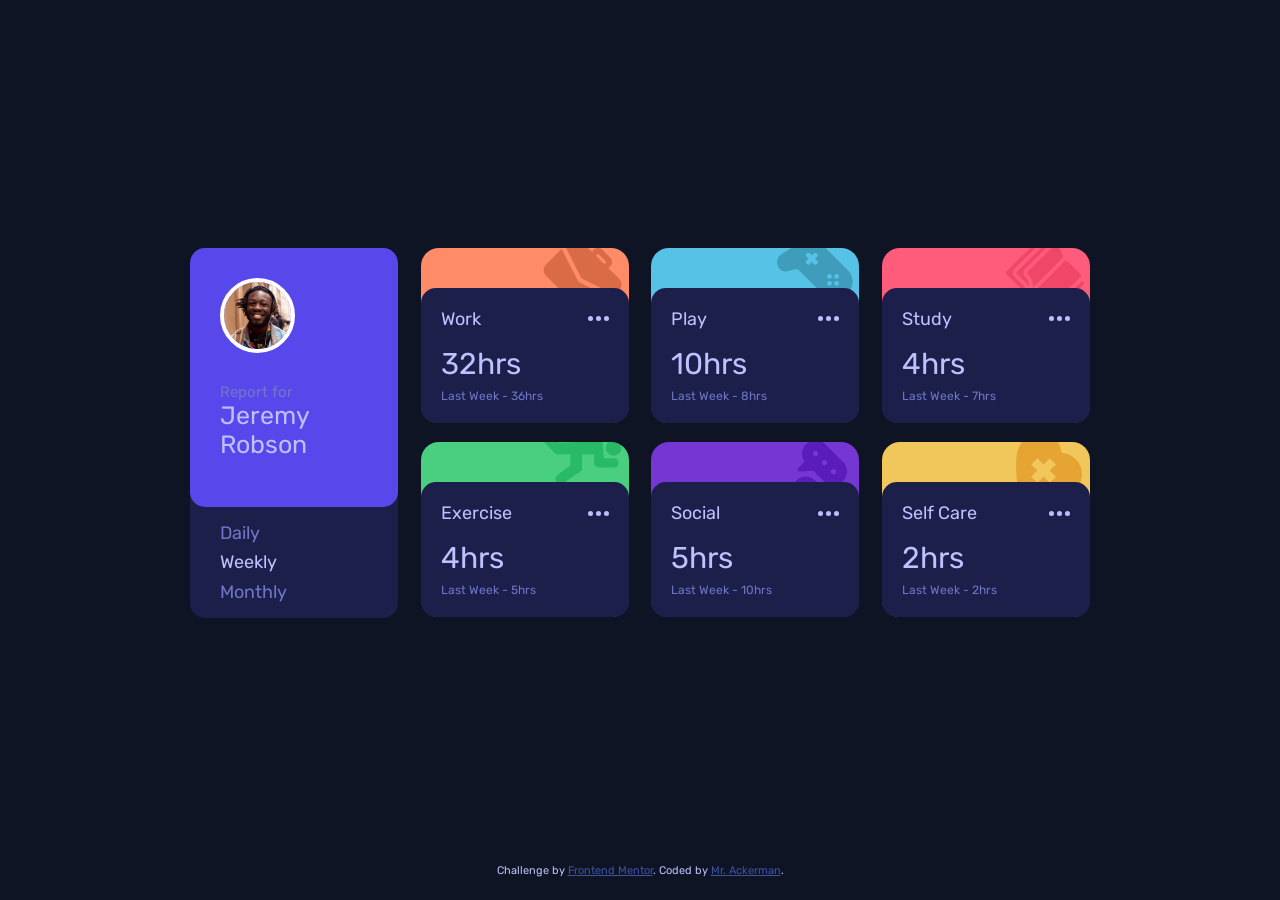
<file: index.html>
<!DOCTYPE html>
<html lang="es">
<head>
  <meta charset="UTF-8">
  <meta name="viewport" content="width=device-width, initial-scale=1.0"> <!-- displays site properly based on user's device -->
  <meta name="google-site-verification" content="79brbguJnD08O6HFmFTFYi8Uf24ir5Pzc-rUty7R0WE" />
  <link rel="stylesheet" type="text/css" href="styles.css"/>
  <link rel="stylesheet" type="text/css" href="desktop.css" media="screen and (min-width:650px)"/>
  <link rel="icon" type="image/png" sizes="32x32" href="./images/favicon-32x32.png">
  <link rel="preconnect" href="https://fonts.googleapis.com">
  <link rel="preconnect" href="https://fonts.gstatic.com" crossorigin>
  <link href="https://fonts.googleapis.com/css2?family=Rubik:wght@300;400;500&display=swap" rel="stylesheet">
  <title>Frontend Mentor | Time tracking dashboard</title>
</head>
<body>

  <main>
    <section class="mainContainer">
      <div class="userContainer">
        <span class="userPicture"></span>
        <div class="userData">
          <div class="reportText">Report for</div>
          <div class="userName">Jeremy Robson</div>
        </div>
      </div>

      <div class="timeOptionsContainer">
        <button class="dailyButton">Daily</button>
        <button class="weeklyButton">Weekly</button>
        <button class="monthlyButton">Monthly</button>
      </div>  
    </section>
  </main>

  
  <div class="attribution">
    Challenge by <a href="https://www.frontendmentor.io?ref=challenge" target="_blank">Frontend Mentor</a>. 
    Coded by <a href="https://www.frontendmentor.io/profile/SFCC5555">Mr. Ackerman</a>.
  </div>
  <script src="index.js"></script>
</body>
</html>
</file>
<file: styles.css>
* {
    box-sizing: border-box;
    margin: 0;
    padding: 0;
}

html {
    font-size: 62.5%;
}

:root {
    --fontOne:'Rubik', sans-serif;

    --blue: hsl(246, 80%, 60%);
    --work: hsl(15, 100%, 70%);
    --play: hsl(195, 74%, 62%);
    --study: hsl(348, 100%, 68%);
    --exercise: hsl(145, 58%, 55%);
    --social: hsl(264, 64%, 52%);
    --selfCare: hsl(43, 84%, 65%);

    --veryDarkBlue: hsl(226, 43%, 10%);
    --darkBlue: hsl(235, 46%, 20%);
    --desaturatedBlue: hsl(235, 45%, 61%);
    --paleBlue: hsl(236, 100%, 87%);

    --purple:hsl(228, 45%, 44%);
}

body {
    font-family: var(--fontOne);
    background-color: var(--veryDarkBlue);
    display: flex;
    flex-direction: column;
    align-items: center;
    justify-content: center;
    padding-top: 50px;
}

main {
    width: 350px;
    display: flex;
    flex-direction: column;
    align-items: center;
}

.mainContainer {
    width: 100%;
    height: 200px;
    background-color: var(--darkBlue);
    border-radius: 15px;
    display: flex;
    flex-direction: column;
}

.userContainer {
    width: 100%;
    height: 125px;
    background-color: var(--blue);
    border-radius: 15px;
    padding: 30px;
    display: flex;
    align-items: center;
}

.userPicture {
    width: 75px;
    height: 75px;
    border-radius: 50%;
    border: 4px solid white;
    display: inline-block;
    background-image: url("./images/image-jeremy.png");
    background-position: center;
    background-repeat: no-repeat;
    background-size: 100%;
    margin-right: 15px;

}

.userData {
    display: flex;
    flex-direction: column;
    align-items: flex-start;

}

.reportText {
    font-size: 1.5rem;
    color: var(--desaturatedBlue);
}

.userName {
    font-size: 2.5rem;
    color: var(--paleBlue);
}

.timeOptionsContainer {
    width: 100%;
    height: 75px;
    display: flex;
    align-items: center;
    justify-content: space-between;
    padding: 30px;
}

.timeOptionsContainer button {
    
    font-family: var(--fontOne);
    background-color: var(--darkBlue);
    border: none;
    font-size: 1.8rem;
    color: var(--desaturatedBlue);
}

.timeOptionsContainer button:hover {
    cursor: pointer;
    color: var(--paleBlue);
}


.activityMainContainer {

    width: 100%;
    height: 175px;
    border-radius: 18px;
    display: flex;
    flex-direction: column;
    justify-content: flex-end;
    margin-top: 15px;
    background-repeat: no-repeat;
    background-position: 95% -10%;

}

#work {
    background-color: var(--work);
    background-image: url(./images/icon-work.svg); 
}

#play {
    background-color: var(--play);
    background-image: url(./images/icon-play.svg); 
}

#study {
    background-color: var(--study);
    background-image: url(./images/icon-study.svg); 
}

#exercise {
    background-color: var(--exercise);
    background-image: url(./images/icon-exercise.svg); 
}

#social {
    background-color: var(--social);
    background-image: url(./images/icon-social.svg); 
}

#selfcare {
    background-color: var(--selfCare);
    background-image: url(./images/icon-self-care.svg); 
}

.activityDataContainer {
    width: 100%;
    height: 125px;
    background-color: var(--darkBlue);
    border-radius: 15px;
    padding: 30px;
    display: flex;
    flex-direction: column;
    align-items: center;
    justify-content: space-between;
}

.activityDataContainer:hover {
    cursor: pointer;
    background-color: hsl(236, 41%, 32%);
}

.activityDataBlockOne {
    width: 100%;
    display: flex;
    align-items: center;
    justify-content: space-between;
}

.activityDataBlockTwo {
    width: 100%;
    display: flex;
    align-items: center;
    justify-content: space-between;
}

.activityName {
    color: var(--paleBlue);
    font-size: 1.8rem;
}

.menuIcon {
    display: inline-block;
    width: 21px;
    height: 5px;
    background-image: url(./images/icon-ellipsis.svg);
    background-position: center;
    background-repeat: no-repeat;
}

.menuIcon:hover {
    background-image: url(./images/icon-ellipsis\ copy.svg);
}

.time {
    color: var(--paleBlue);
    font-size: 2.5rem;
}

.last {
    color: var(--desaturatedBlue);
    font-size: 1.5rem;
}


.attribution {
    font-size: 1.1rem;
    color: var(--paleBlue);
    margin-bottom: 4px;
    margin-top: 46px;
    
}
.attribution a {
    color: var(--purple);
}
</file>
<file: desktop.css>
body {
    height: 100vh;
    padding: 0px;
    padding-bottom: 35px;
}

main {
    width: 80%;
    min-width: 600px;
    max-width: 900px;
    height: 370px;
    display:grid;
    grid-template-columns: repeat(4,23.125%);
    grid-template-rows: repeat(2,47.5%);
    grid-gap: 5% 2.5%;
    
}

.mainContainer {
    grid-column: 1;
    grid-row: 1/3;
    height: 100%;
}

.activityMainContainer {
    margin:0px;

}

.timeOptionsContainer { 
    height: 30%;
    flex-direction: column;
    align-items: flex-start;
    padding: 15px 30px;

}

.activityDataContainer {
    height: 135px;
    padding: 20px;
}

.activityDataBlockTwo {
    flex-direction: column;
    align-items: flex-start;
    height: 60%;
}

.time {
    font-size: 3rem;
}

.last {
    font-size: 1.2rem;
}


.userContainer {
    height: 70%;
    flex-direction: column;
    align-items: flex-start;
}

.userPicture {
    margin-bottom: 30px;
}


.attribution {
    position: absolute;
    top: 96%;
    margin: 0;
}
</file>
